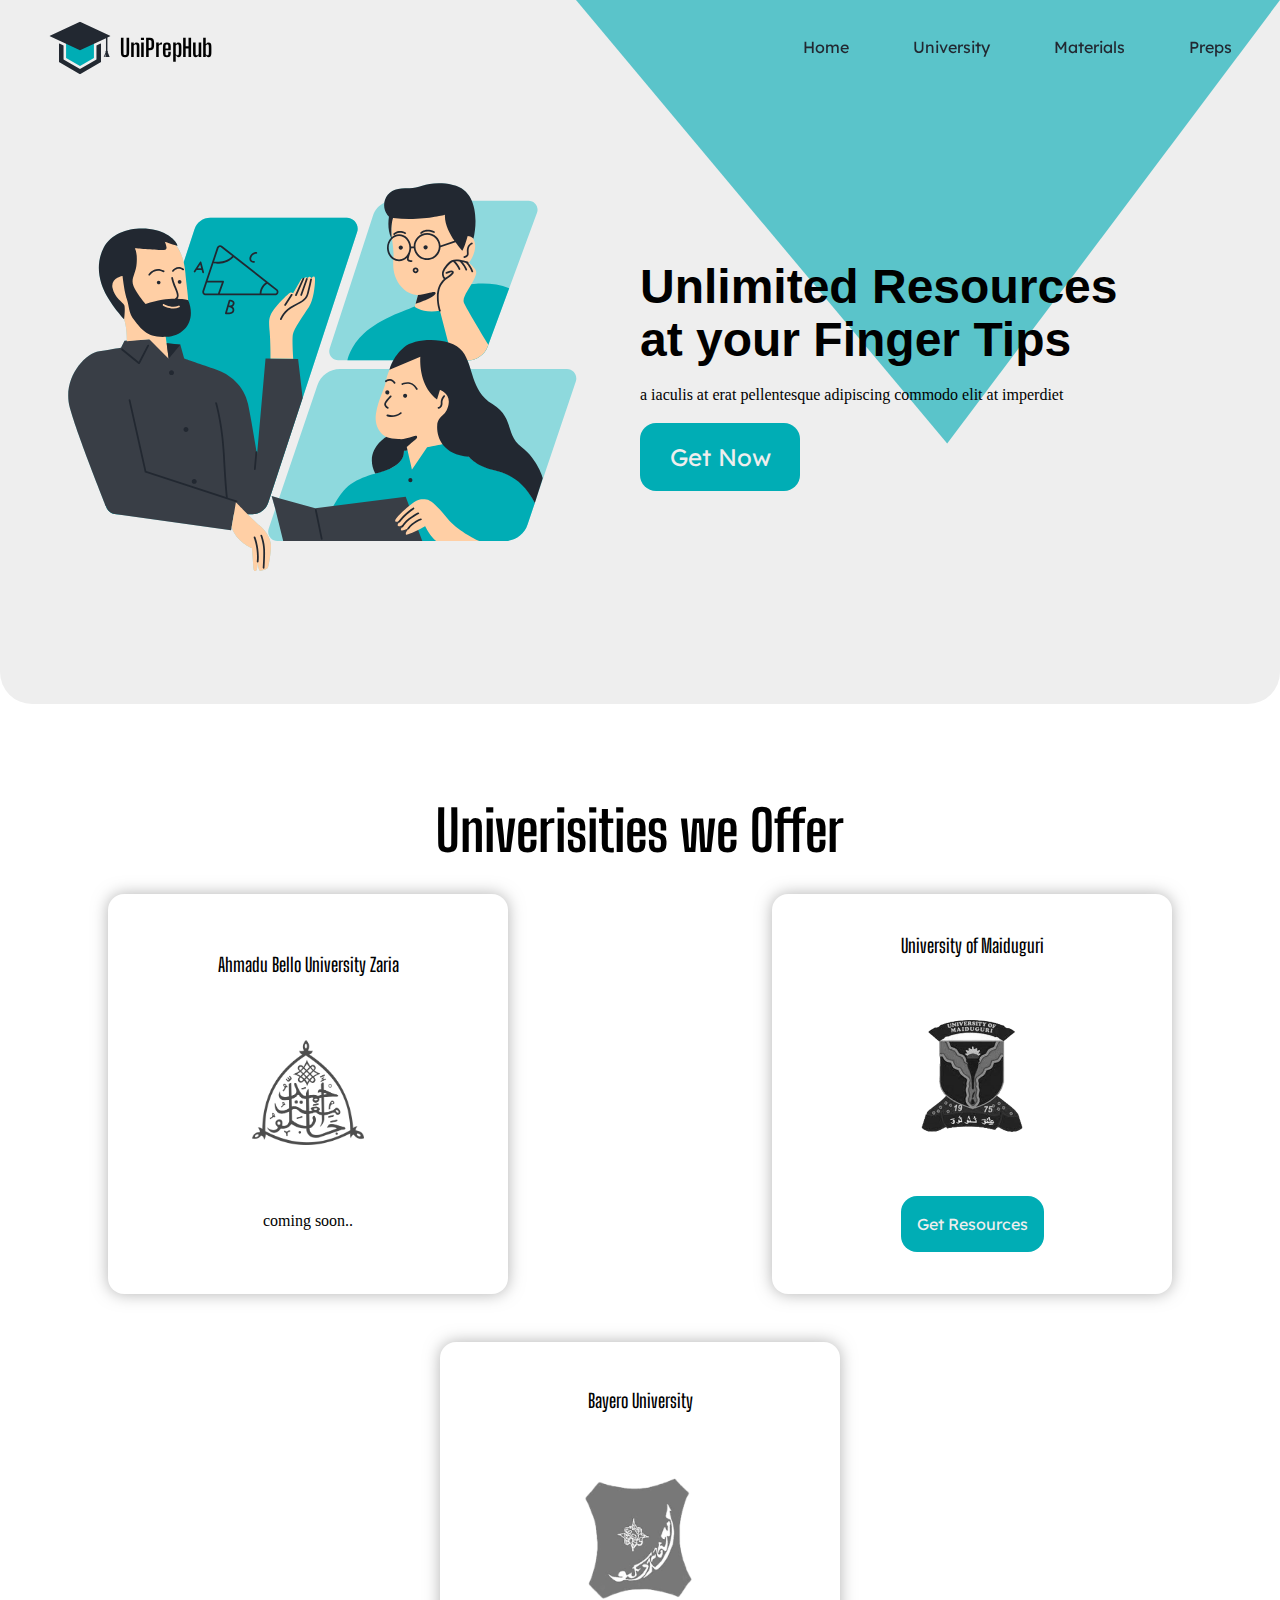
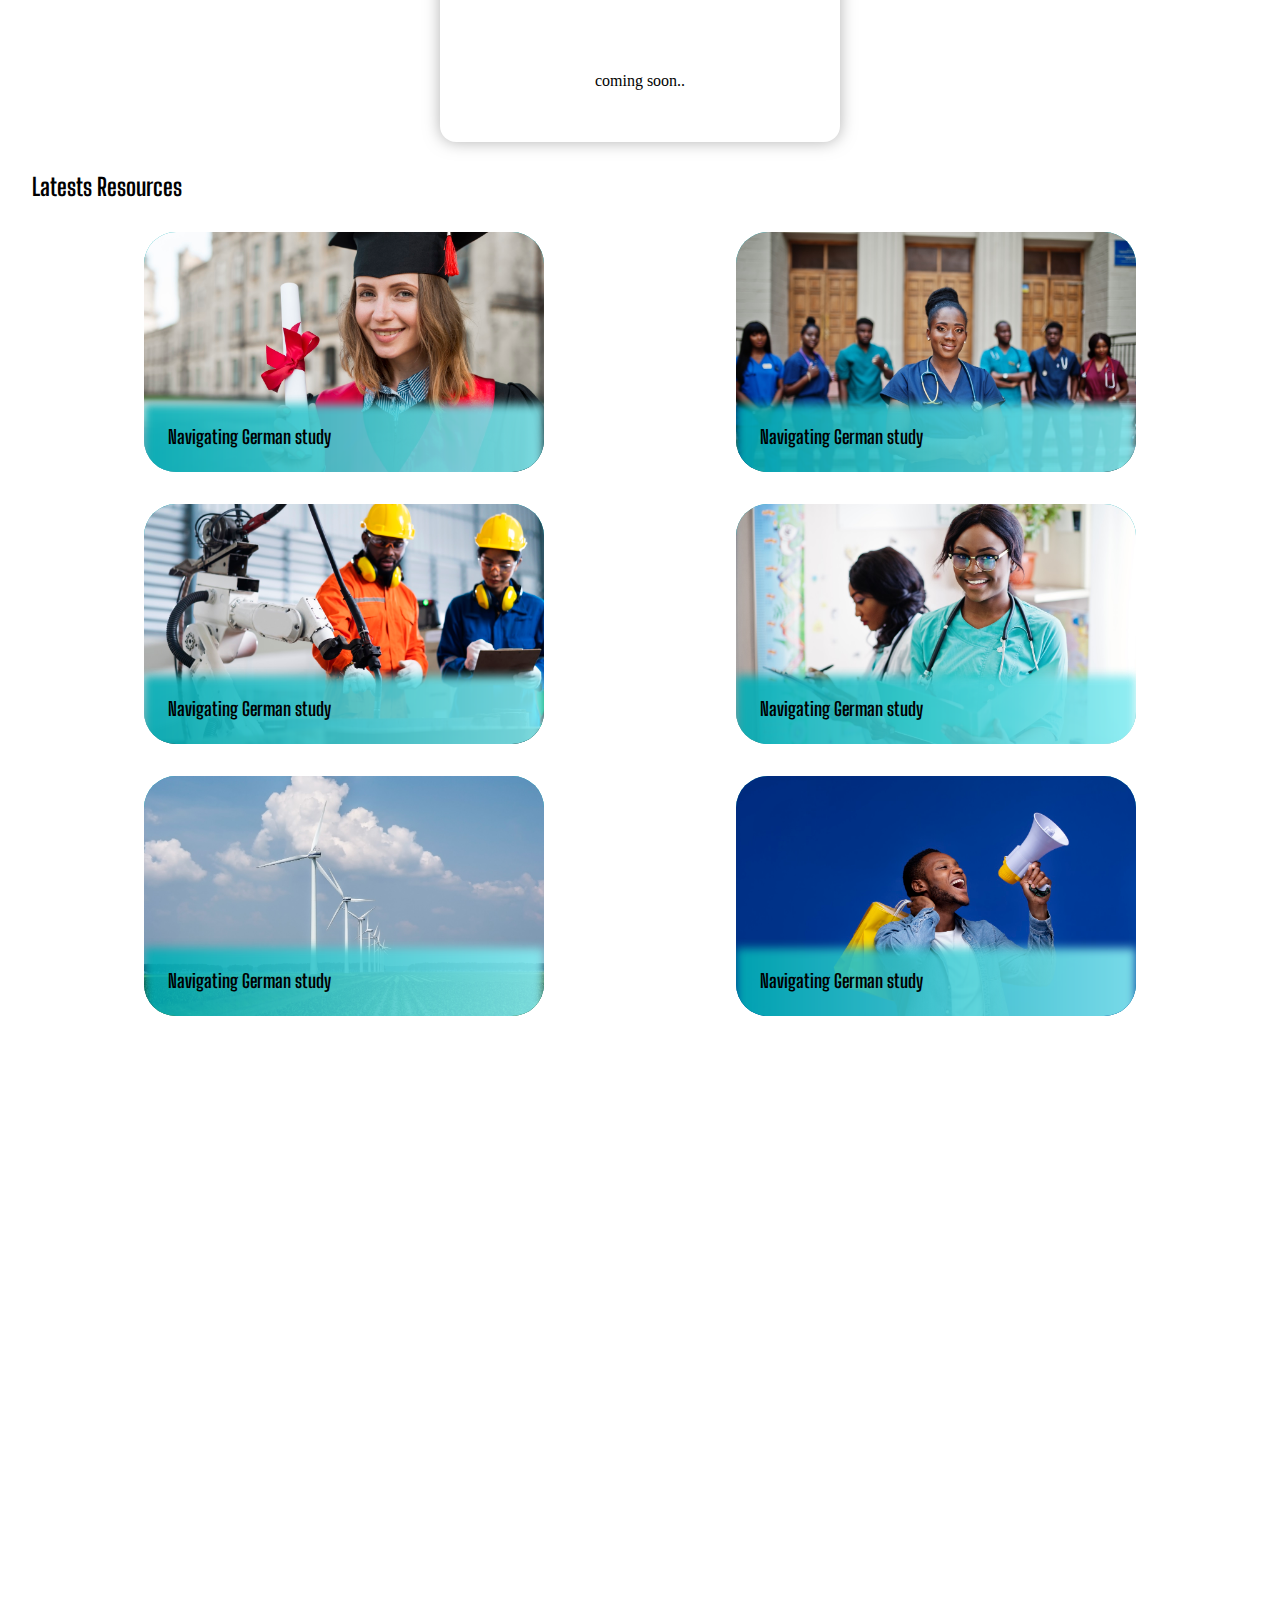
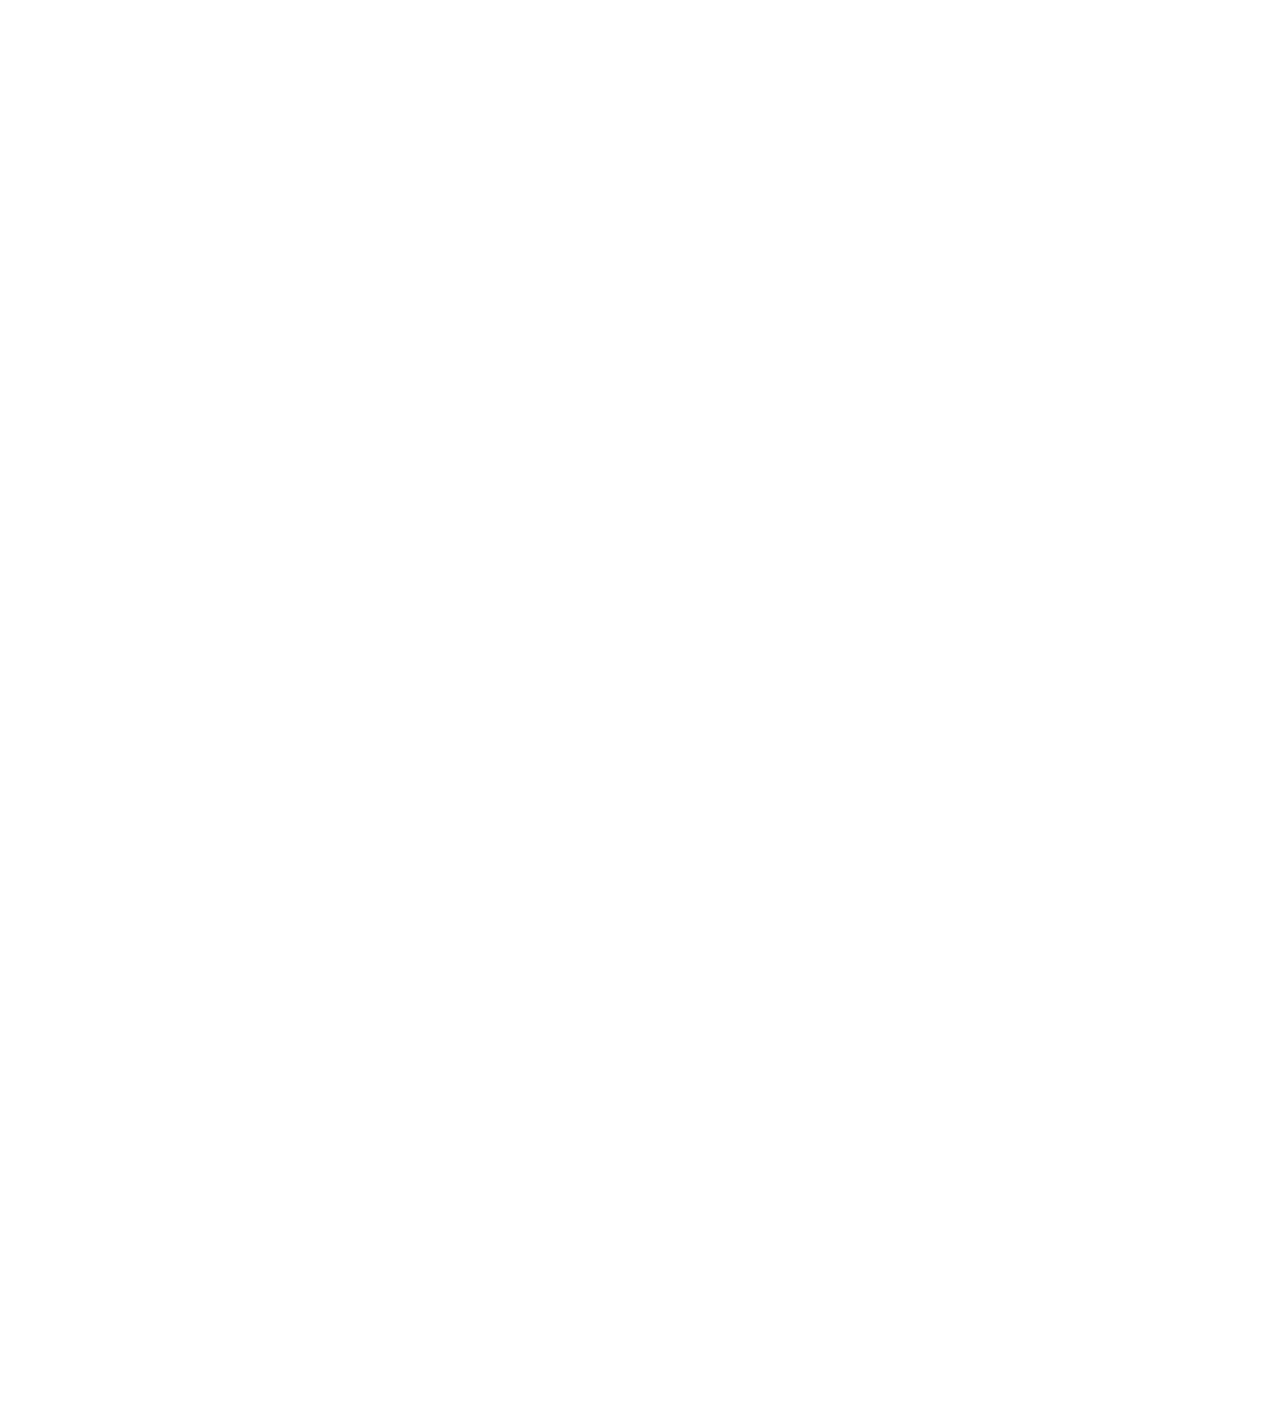
<file: index.html>
<!DOCTYPE html>
<html lang="en">
  <head>
    <meta charset="UTF-8">
    <meta name="viewport" content="width=device-width, initial-scale=1.0"> 
    <link rel="icon" href="img/favicon.png">
    <link rel="stylesheet" href="style/index.css">
    <link rel="stylesheet" href="style/reset.css">
    <link rel="preconnect" href="https://fonts.googleapis.com">
    <link rel="preconnect" href="https://fonts.gstatic.com" crossorigin>
    <link href="https://fonts.googleapis.com/css2?family=Lexend+Deca:wght@100;200;500;800&display=swap" rel="stylesheet">
    <link href="https://fonts.googleapis.com/css2?family=Big+Shoulders+Display:wght@200;500;700&display=swap" rel="stylesheet">
    <title>UniPrepHub</title>
  </head>
  <body>
    <header class="header">
      <div class="header-overlay">

      </div>
      <div class="top-header-transparent">
        <div class="site-identity">
          <img class="site-logo" src="img/UniPrepHub.svg" alt="UniPrepHub logo">
          <h2>UniPrepHub</h2>
        </div>
        <script>
          window.onscroll = function() {
            var header = 
          document.querySelector("div.top-header-transparent");
            
            if (document.body.scrollTop > 50 ||
          document.documentElement.scrollTop > 50) 
          {
          
          header.classList.add("scrolled");
            } else {
          
          header.classList.remove("scrolled");
            }
          };
        </script>
        <div class="site-navigation">
          <a class="navigation" href="index.html">Home</a>
          <a class="navigation" href="#">University</a>
          <a class="navigation" href="materials.html">Materials</a>
          <a class="navigation" href="#">Preps</a>
        </div>
        <div class="hidden-menu">
          <img class="menu" src="img/Menu.svg" alt="">
        </div>
      
      </div>
      <div class="bottom-header">
        <div class="bottom-left">
          <img class="header-img" src="img/UniPrepHub header 2.svg" alt="">
        </div>
        <div class="bottom-right ">
          <h2 class="header-text">Unlimited Resources at your Finger Tips</h2>
          <p class="header-p">a iaculis at erat pellentesque adipiscing commodo elit at imperdiet</p>
          <a class="getnow-btn all-btn" href="#">Get Now</a>
        </div>
      </div> 
    </header>
    <main>
      <div class="universities-div">
        <h2 class="university-text">Univerisities we Offer</h2>
        <div class="university-list">
          <div class="uni-card">
            <h2 class="uni-name">Ahmadu Bello University Zaria</h2>
            <img class="uni-logo" src="img/abu logo.png" alt="abu logo">
            <p>coming soon..</p>
          </div>
          <div class="uni-card">
            <h2 class="uni-name">University of Maiduguri</h2>
            <img class="uni-logo" src="img/unimaid logo.png" alt="unimaid logo">
            <a class="getresources-btn all-btn" href="#">Get Resources</a>
          </div>
          <div class="uni-card">
            <h2 class="uni-name">Bayero University</h2>
            <img class="uni-logo" src="img/buk logo.png" alt="buk logo">
            <p>coming soon..</p>
          </div>
        </div>
      </div>
      <h2 class="latest-text">Latests Resources</h2>
      <div class="resource-div">
        <div class="resource">
          <div class="article-bio"></div>
          <h3 class="article-title">Navigating German study</h3>
          <img class="article" src="img/article 1.jpg" alt="">
        </div>
        <div class="resource">
          <div class="article-bio"></div>
          <h3 class="article-title">Navigating German study</h3>
          <img class="article" src="img/article 2.jpg" alt="">
        </div>
        <div class="resource">
          <div class="article-bio"></div>
          <h3 class="article-title">Navigating German study</h3>
          <img class="article" src="img/article 3.jpg" alt="">
        </div>
        <div class="resource">
          <div class="article-bio"></div>
          <h3 class="article-title">Navigating German study</h3>
          <img class="article" src="img/article 4.jpg" alt="">
        </div>
        <div class="resource">
          <div class="article-bio"></div>
          <h3 class="article-title">Navigating German study</h3>
          <img class="article" src="img/article 7.jpg" alt="">
        </div>
        <div class="resource">
          <div class="article-bio"></div>
          <h3 class="article-title">Navigating German study</h3>
          <img class="article" src="img/article 6.jpg" alt="">
        </div>
      </div>
    </main>
  </body>
</html>
</file>
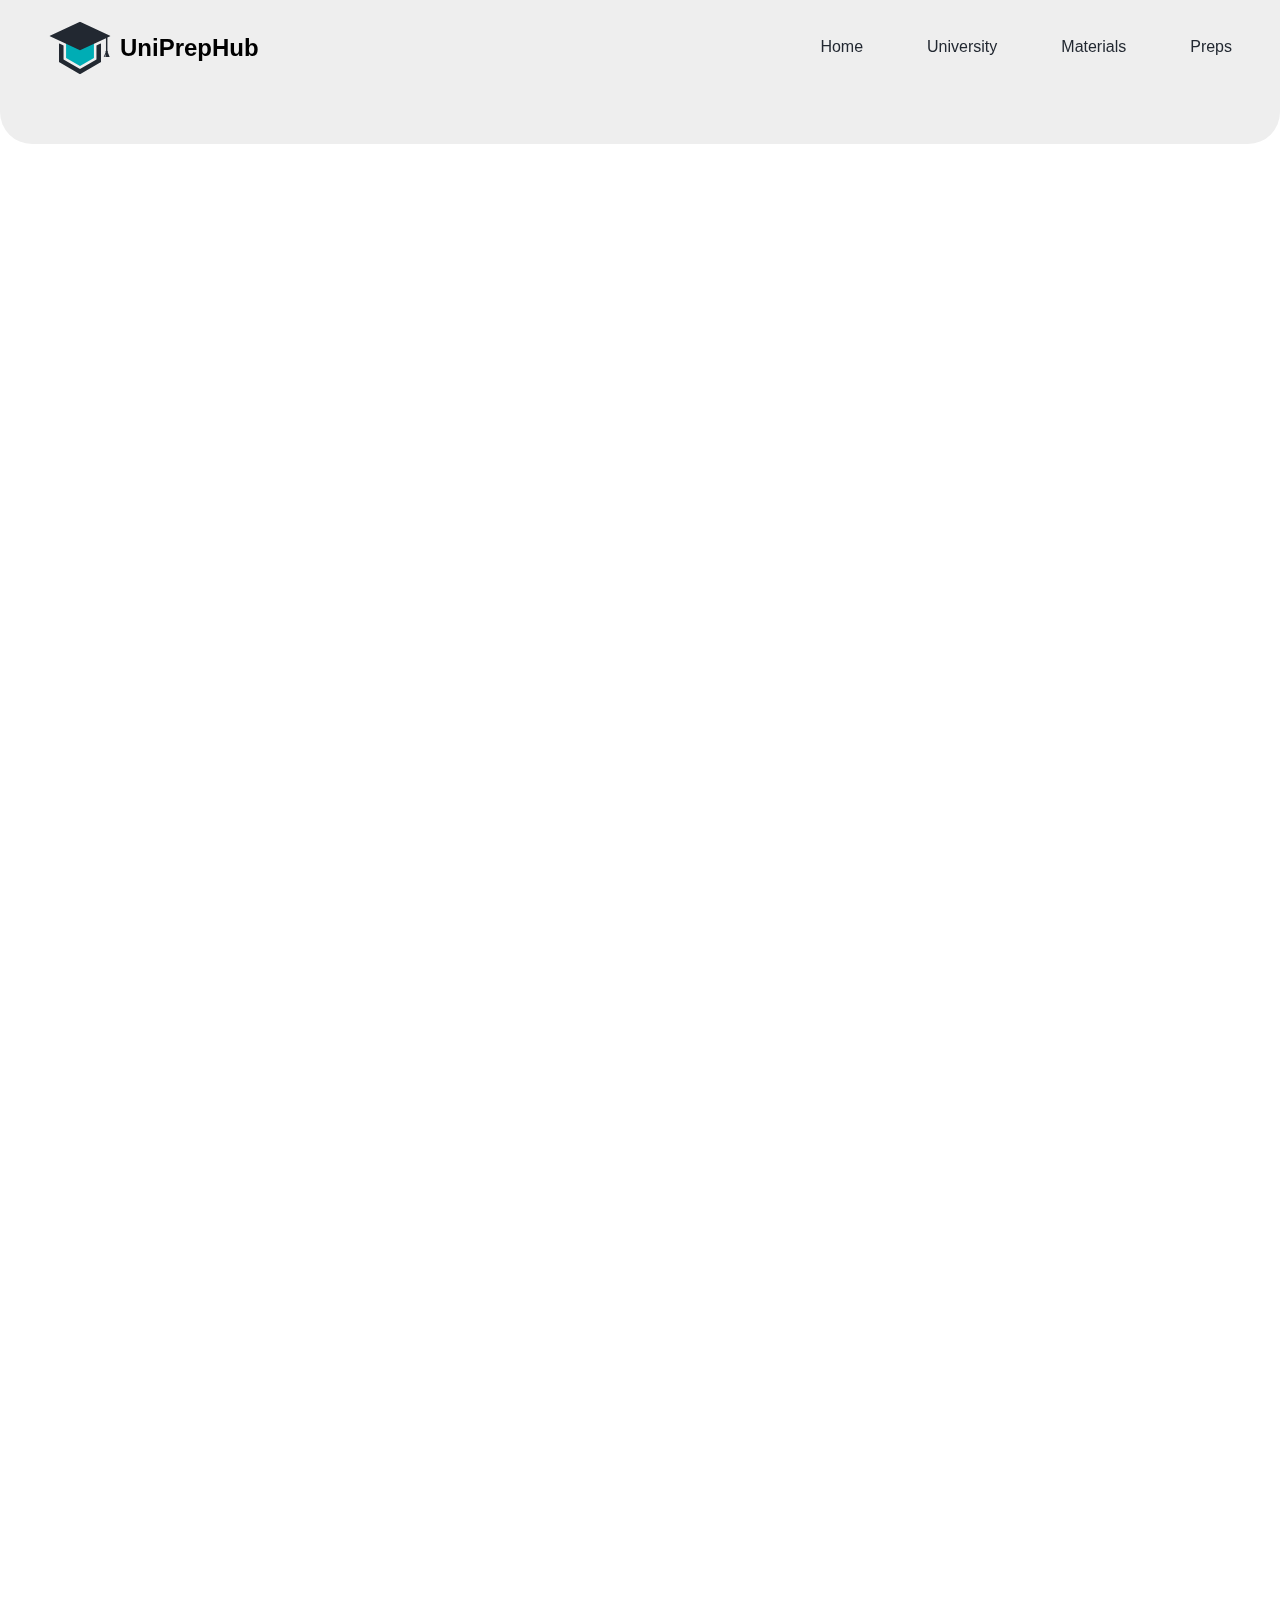
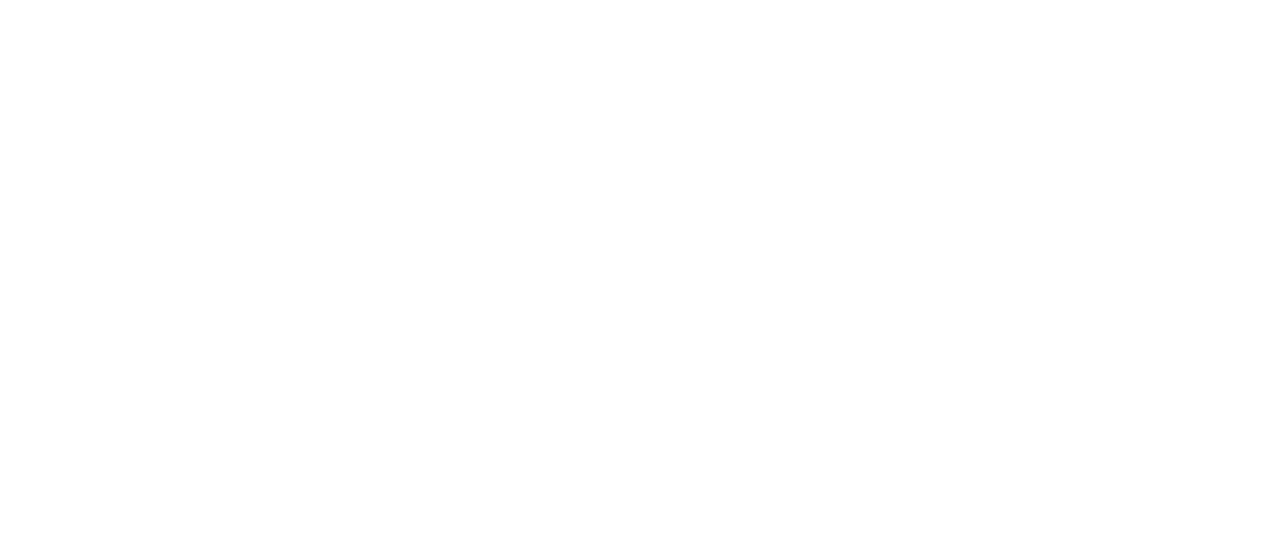
<file: materials.html>
<!DOCTYPE html>
<html lang="en">
  <head>
    <meta charset="UTF-8">
    <meta name="viewport" content="width=device-width, initial-scale=1.0">
    <link rel="icon" href="img/favicon.png">
    <link rel="stylesheet" href="style/index.css">
    <link rel="stylesheet" href="style/reset.css">
    <title>Materials - UniPrepHub</title>
  </head>
  <body>
    <header>
      <div class="top-header-transparent">
        <div class="site-identity">
          <img class="site-logo" src="img/UniPrepHub.svg" alt="UniPrepHub logo">
          <h2>UniPrepHub</h2>
        </div>
        <script>
          window.onscroll = function() {
            var header = 
          document.querySelector("div.top-header-transparent");
            
            if (document.body.scrollTop > 50 ||
          document.documentElement.scrollTop > 50) 
          {
          
          header.classList.add("scrolled");
            } else {
          
          header.classList.remove("scrolled");
            }
          };
        </script>
        <div class="site-navigation">
          <a class="navigation" href="index.html">Home</a>
          <a class="navigation" href="#">University</a>
          <a class="navigation" href="materials.html">Materials</a>
          <a class="navigation" href="#">Preps</a>
        </div>
        <div class="hidden-menu">
          <img class="menu" src="img/Menu.svg" alt="">
        </div>
    </header>
  </body>
</html>
</file>
<file: style/index.css>
#222831
#393E46
#00ADB5
#EEEEEE



/*-----------------------General-------------------------------*/
p {
  font-family: Lexend Deca, Arial;
  color: #222831;
}

a {
  font-family: Lexend Deca, Arial;
  text-decoration: none;
}

body {
  padding-bottom: 2000px;
}

h1,
h2,
h3 {
  font-family: Big Shoulders Display, Arial;
}

/*-----------------------Header-------------------------------*/
header {
  display: flex;
  flex-direction: column;
  position: relative;
  background-color: #EEEEEE;
  border-radius: 0rem 0rem 2rem 2rem;
  padding: 6rem 0rem 3rem;
}

.header-overlay {
  position: absolute;
  top: 0;
  left: 0;
  width: 100%;
  height: 90%;
  clip-path: polygon(45% 0, 100% 0%, 74% 70%);
  background-color: rgba(0, 170, 179, 0.622);
  z-index: 1;
}

/*-----------------------Top-Header-------------------------------*/


div.top-header-transparent {
  display: flex;
  position: fixed;
  top: 0rem;
  width: 100%;
  background-color: transparent;
  justify-content: space-between;
  border-radius: 0rem 0rem 2rem 2rem;
  align-items: center;
  transition: background-color 0.6s ease;
  z-index: 2;
  padding: 1rem 3rem;
}

div.top-header-transparent.scrolled {
  background-color: #EEEEEE;
  box-shadow: 0 0 2rem rgba(0, 0, 0, 0.7);
}

.site-identity {
  display: flex;
  align-items: center;
  gap: 0.5rem;
}

.site-logo {
  width: 4rem;
}

.site-navigation {
  display: flex;
  gap: 4rem;
}

.navigation {
  color: #222831;
  border: solid transparent;
  border-width: 0rem 0rem 0.2rem 0rem;
  transition: all 0.05s;
  
}

.navigation:hover {
  border: solid;
  border-width: 0rem 0rem 0.2rem 0rem;
}

.navigation:active {
  transform: translateY(-0.3rem);
}

.menu {
  display: none;
}

.hidden-menu {
  display: none;
}

@media (max-width:750px) {
  .navigation {
    display: none;
  }

  .menu {
    display: flex;
  }

  .menu:active {
    background-image: url(.img/Close.svg);
  }

  .header-overlay {
    border-radius: 0rem;
    clip-path: polygon(45% 0, 100% 0%, 100% 100%);
  }

  .hidden-menu {
    display: inline-block;
  }
}

/*-----------------------Bottom-Header-------------------------------*/
.bottom-header {
  display: flex;
  z-index: 1;
}

.bottom-left {
  display: flex;
  justify-content: center;
  align-items: center;
  flex: 1;
}

.header-img {
  width: 35rem;
}

.bottom-right {
  display: flex;
  flex-direction: column;
  justify-content: center;
  gap: 1rem;
  flex: 1;
}

.header-text {
  font-family: Arial;
  font-size: 3rem;
  font-weight: 700;
}

.header-p {

}

.getnow-btn {
  text-align: center;
  font-size: 1.5rem;
  text-decoration: none;
  background-color: #00ADB5;
  color: #EEEEEE;
  padding: 1rem;
  width: 10rem;
  border-radius: 1rem;
  transition: all 0.3s;
}

.all-btn:hover {
  background-color: #222831;
  color: #00ADB5;
}

.all-btn:active {
  transform: translateY(-0.2rem);
}

@media (max-width:750px) {
  .bottom-header {
    flex-direction: column;
    padding: 0rem 2rem;
  }

  .header-img {
    width: 15rem;
  }

  .bottom-right {
    text-align: center;
    align-items: center;
  }

  .header-text {
    font-size: 3rem;
  }
}


/*-----------------------Main-------------------------------*/

.universities-div {
  display: flex;
  flex-direction: column;
  justify-content: center;
  text-align: center;
  margin-top: 6rem;
  justify-content: space-around;
  gap: 2rem;
}

.university-text {
  font-size: 3.5rem;
}

.university-list {
  display: flex;
  justify-content: space-around;
  flex-wrap: wrap;
  gap: 3rem;
}

.uni-card {
  display: flex;
  flex-direction: column;
  align-items: center;
  justify-content: center;
  border-radius: 1rem;
  margin: 0rem 1rem;
  width: 25rem;
  height: 25rem;
  gap: 4rem;
  box-shadow: 0 0 1rem rgba(146, 146, 146, 0.7);
}

.uni-name {
  font-weight: 600;
  font-size: 1.2rem;
}

.uni-logo {
  width: 7rem;
  filter: grayscale(100%);
  transition: filter 0.5s;
}

.uni-logo:hover {
  filter: grayscale(0%);
}

.getresources-btn {
  background-color: #00ADB5;
  color: #EEEEEE;
  border-radius: 1rem;
  padding: 1rem;
  transition: all 0.3s;
}


/*-----------------------Resource section-------------------------------*/

.resource-div {
  display: flex;
  flex-wrap: wrap;
  justify-content: space-evenly;
  gap: 2rem;
}

.resource {
  position: relative;
  background-color: #00ADB5;
  border-radius: 2rem;
  width: 25rem;
  height: 15rem;
  overflow: hidden;
  margin: 0rem 1rem;
}

.latest-text {
  margin: 2rem 2rem;
}

.article-bio {
  display: flex;
  position: absolute;
  bottom: -1rem;
  right: 0rem;
  left: 0rem;
  opacity: 0.9;
  filter: blur(0.3rem);
  background-image: linear-gradient(to right, #00ADB5, #86ecf2);
  height: 35%;
}

.article-title {
  position: absolute;
  bottom: 1.5rem;
  left: 1.5rem;
}
</file>
